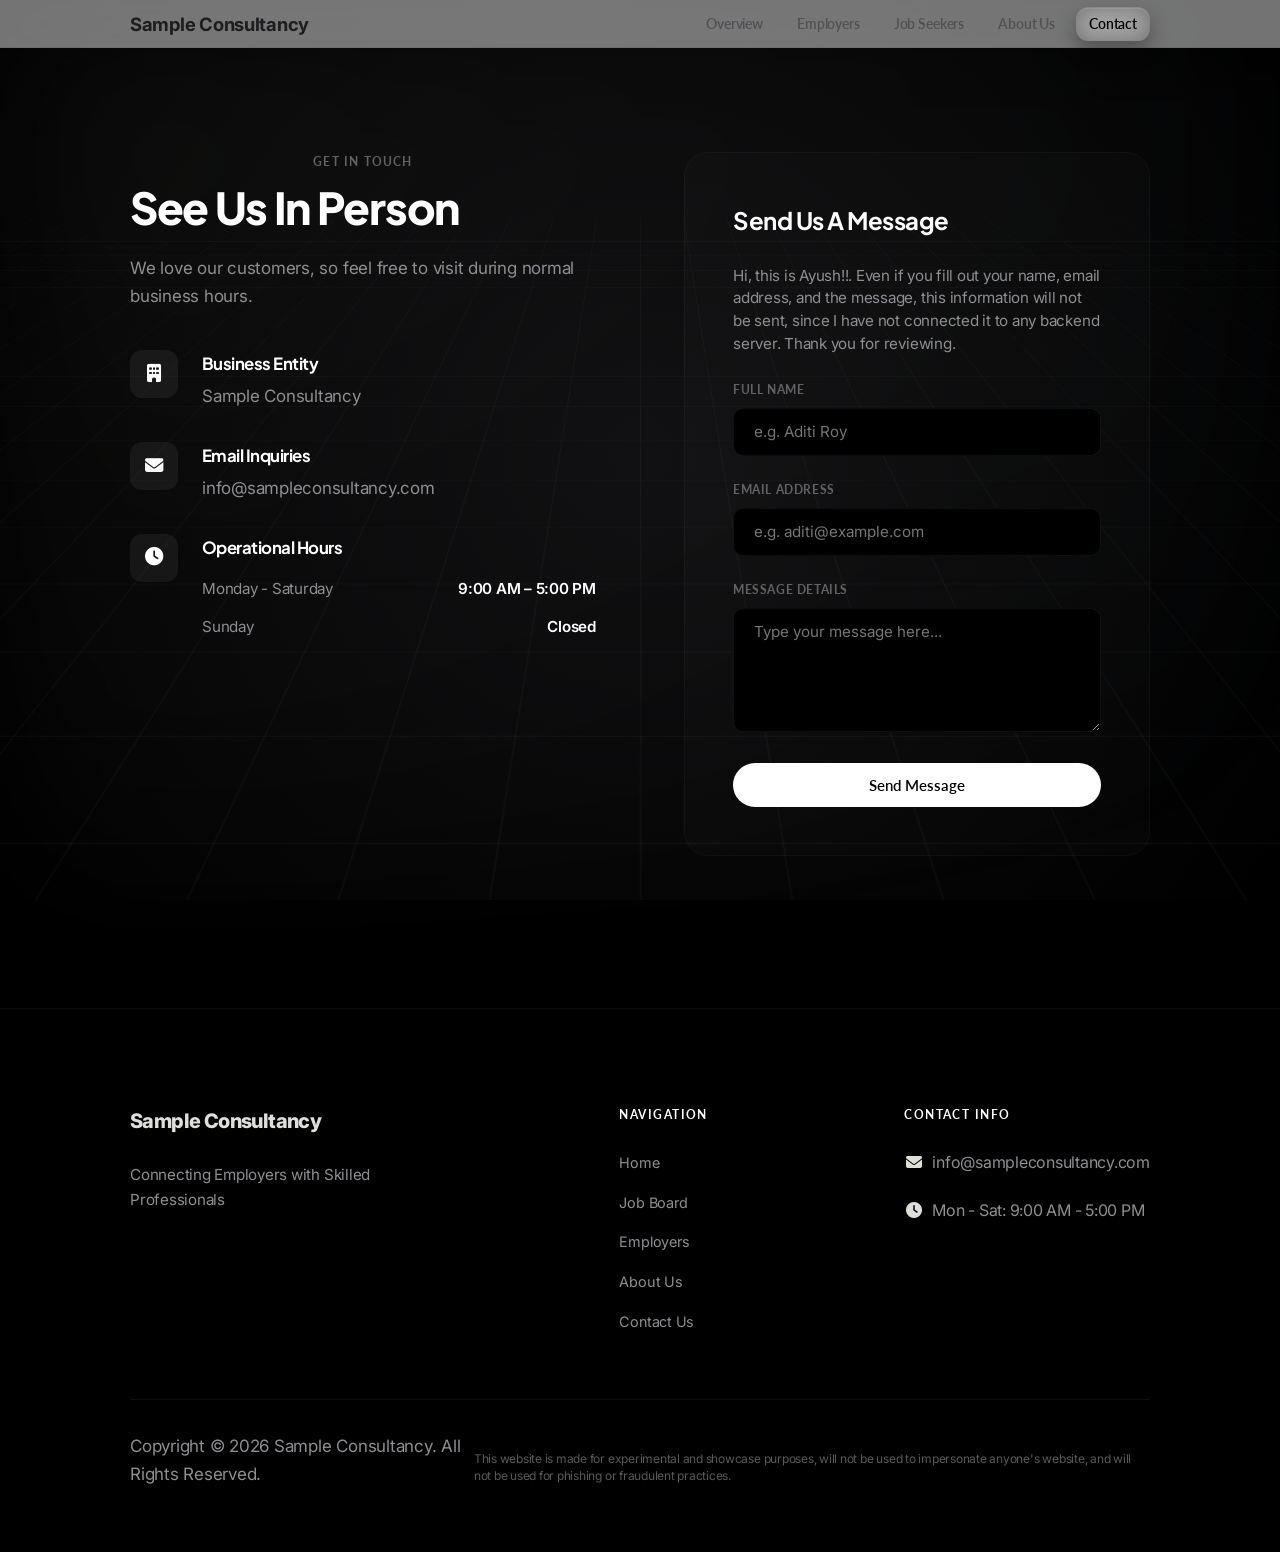
<file: contact.html>
<!DOCTYPE html>
<html lang="en">

<head>
    <meta charset="UTF-8">
    <meta name="viewport" content="width=device-width, initial-scale=1.0">
    <title>Contact Us | Sample Consultancy</title>
    <meta name="description"
        content="Get in touch with Sample Consultancy. Visit us during business hours or email online.">
    
    <link rel="stylesheet" href="style.css">
    
    <link rel="stylesheet" href="https://cdnjs.cloudflare.com/ajax/libs/font-awesome/6.4.0/css/all.min.css">
</head>

<body>

    <div class="stripe-mesh-gradient"></div>

    <div class="bg-3d-grid">
        <div class="bg-3d-element"></div>
    </div>

    <header class="apple-sub-nav">
        <div class="container nav-container">
            <a href="index.html" class="logo">Sample Consultancy</a>

            <button class="mobile-menu-btn" aria-label="Toggle Navigation">
                <i class="fas fa-bars"></i>
            </button>

            <ul class="nav-links">
                <li><a href="index.html">Overview</a></li>
                <li><a href="employers.html">Employers</a></li>
                <li><a href="jobs.html">Job Seekers</a></li>
                <li><a href="about.html">About Us</a></li>
                <li><a href="contact.html" class="active">Contact</a></li>
            </ul>
        </div>
    </header>

    <section class="contact-hero" style="min-height: 90vh;">
        <div class="container">
            <div class="contact-layout">
                
                <div class="contact-info reveal-scale">
                    <div class="section-subtitle">Get In Touch</div>
                    <h1 style="font-size: 2.75rem; margin-bottom: 1.5rem;">See Us <span>In Person</span></h1>
                    <p>We love our customers, so feel free to visit during normal business hours.</p>

                    <div class="contact-info-list">
                        
                        <div class="contact-info-item">
                            <div class="contact-icon"><i class="fas fa-building"></i></div>
                            <div class="contact-text">
                                <h4>Business Entity</h4>
                                <p>Sample Consultancy</p>
                            </div>
                        </div>

                        <div class="contact-info-item">
                            <div class="contact-icon"><i class="fas fa-envelope"></i></div>
                            <div class="contact-text">
                                <h4>Email Inquiries</h4>
                                <p>info@sampleconsultancy.com</p>
                            </div>
                        </div>

                        <div class="contact-info-item">
                            <div class="contact-icon"><i class="fas fa-clock"></i></div>
                            <div class="contact-text" style="width: 100%;">
                                <h4>Operational Hours</h4>
                                <table class="contact-hours-table">
                                    <tr>
                                        <td>Monday - Saturday</td>
                                        <td>9:00 AM – 5:00 PM</td>
                                    </tr>
                                    <tr>
                                        <td>Sunday</td>
                                        <td>Closed</td>
                                    </tr>
                                </table>
                            </div>
                        </div>
                    </div>
                </div>

                <div class="glass-card reveal-scale" style="transition-delay: 0.1s;">
                    <h3 style="margin-bottom: 1.5rem; font-size: 1.5rem;">Send Us A Message</h3>
                    <p
                        style="color: var(--text-secondary); font-size: 0.95rem; margin-bottom: 1.5rem; line-height: 1.5;">
                        Hi, this is Ayush!!. Even if you fill out your name, email address, and the message, this
                        information will not be sent, since I have not connected it to any backend server. Thank you for
                        reviewing.</p>

                    <form id="contact-inquiry-form">
                        <div class="form-group">
                            <label for="contact-name">Full Name</label>
                            <input type="text" id="contact-name" required placeholder="e.g. Aditi Roy">
                        </div>
                        <div class="form-group">
                            <label for="contact-email">Email Address</label>
                            <input type="email" id="contact-email" required placeholder="e.g. aditi@example.com">
                        </div>
                        <div class="form-group">
                            <label for="contact-message">Message Details</label>
                            <textarea id="contact-message" rows="5" required
                                placeholder="Type your message here..."></textarea>
                        </div>
                        <button type="submit" class="btn btn-primary" style="width: 100%;">Send Message</button>
                    </form>
                </div>
            </div>
        </div>
    </section>

    <footer>
        <div class="container">
            <div class="footer-grid">
                <div class="footer-info">
                    <a href="index.html" class="logo" style="margin-bottom: 1.5rem;">
                        <span class="logo-text">Sample Consultancy</span>
                    </a>
                    <p>Connecting Employers with Skilled Professionals</p>
                </div>
                <div class="footer-links">
                    <h4>Navigation</h4>
                    <ul>
                        <li><a href="index.html">Home</a></li>
                        <li><a href="jobs.html">Job Board</a></li>
                        <li><a href="employers.html">Employers</a></li>
                        <li><a href="about.html">About Us</a></li>
                        <li><a href="contact.html">Contact Us</a></li>
                    </ul>
                </div>
                <div class="footer-links">
                    <h4>Contact Info</h4>
                    <ul>
                        <li
                            style="color: var(--text-secondary); display: flex; align-items: center; gap: 8px; margin-bottom: 8px;">
                            <i class="fas fa-envelope fa-fw" style="color: var(--accent-beige);"></i>
                            info@sampleconsultancy.com</li>
                        <li style="color: var(--text-secondary); display: flex; align-items: center; gap: 8px;"><i
                                class="fas fa-clock fa-fw" style="color: var(--accent-beige);"></i> Mon - Sat: 9:00 AM -
                            5:00 PM</li>
                    </ul>
                </div>
            </div>
            <div class="footer-bottom">
                <p>Copyright &copy; <span id="copyright-year">2026</span> Sample Consultancy. All Rights Reserved.</p>
                <p
                    style="color: rgba(255, 255, 255, 0.35); font-size: 0.75rem; margin-top: 1rem; max-width: 800px; margin-left: auto; margin-right: auto; line-height: 1.4;">
                    This website is made for experimental and showcase purposes, will not be used to impersonate
                    anyone's website, and will not be used for phishing or fraudulent practices.</p>

            </div>
        </div>
    </footer>

    <script src="app.js"></script>
    <script src="contact.js"></script>
</body>

</html>
</file>
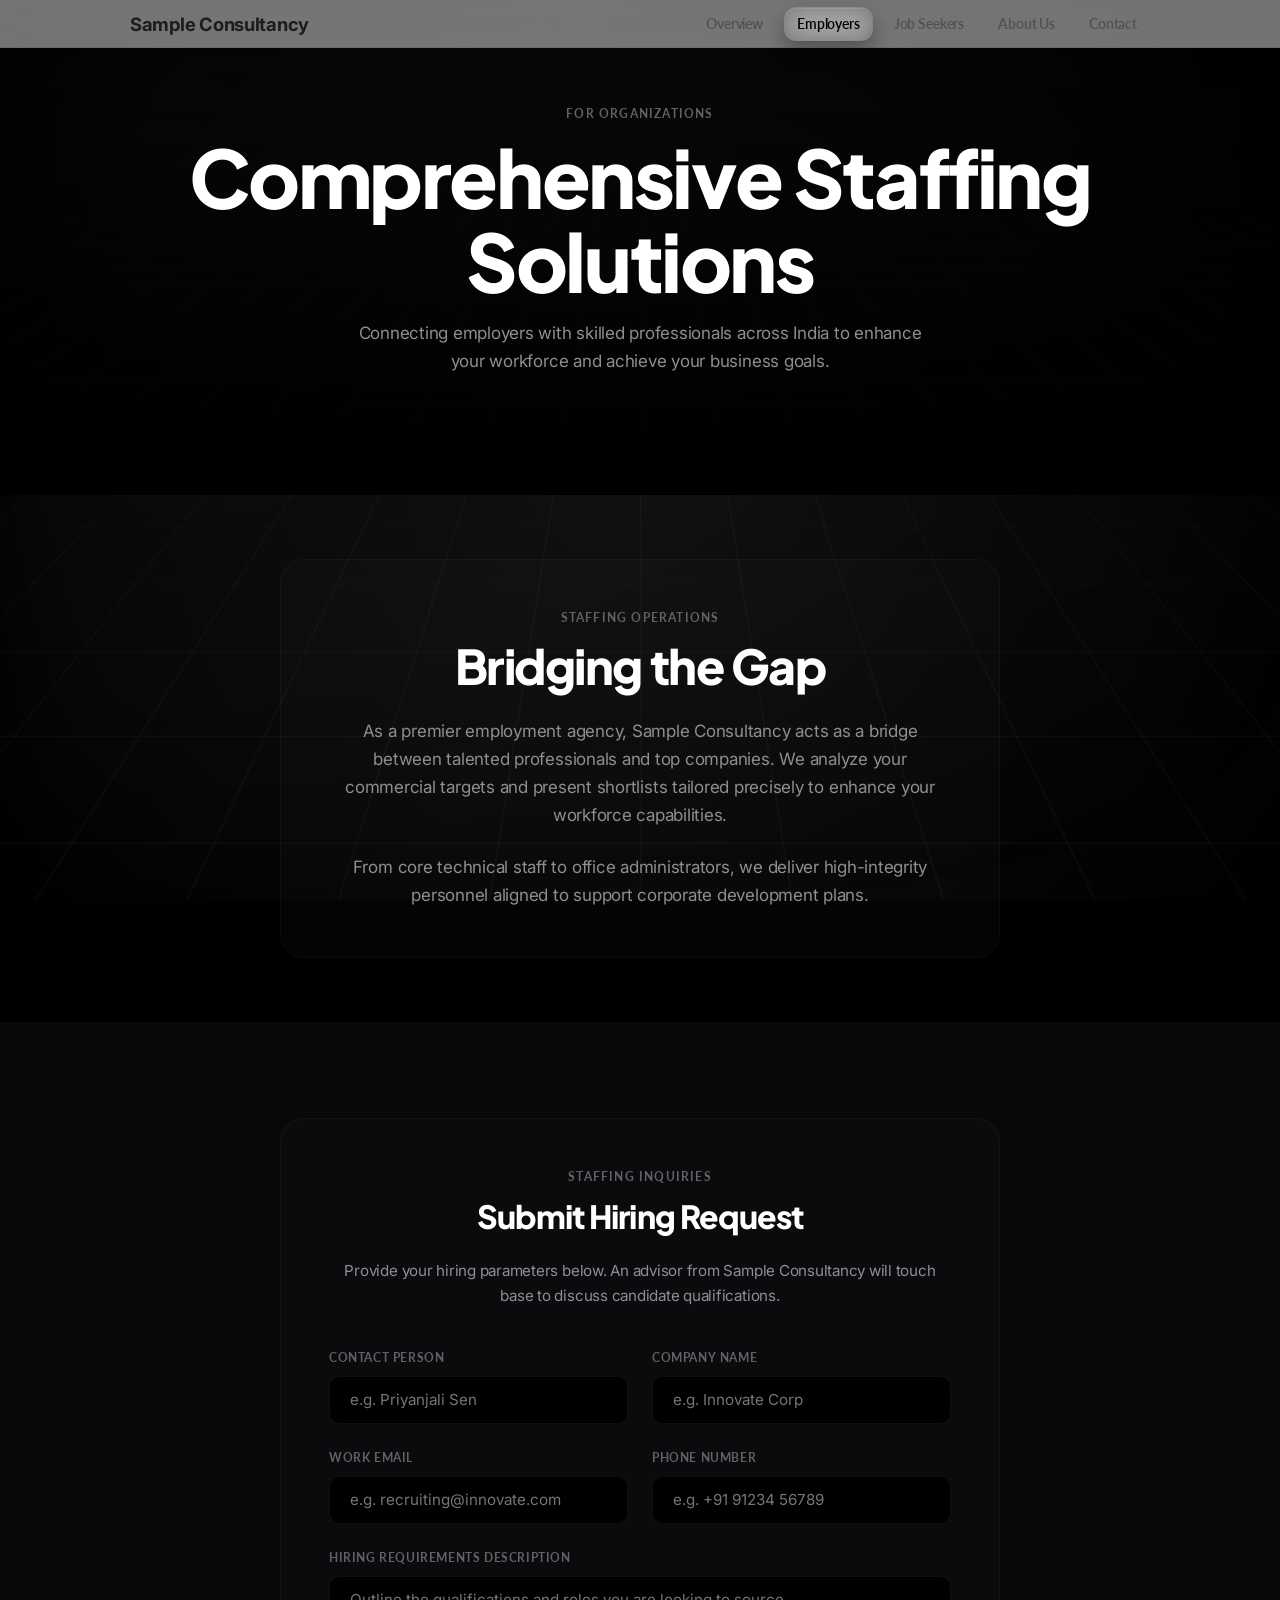
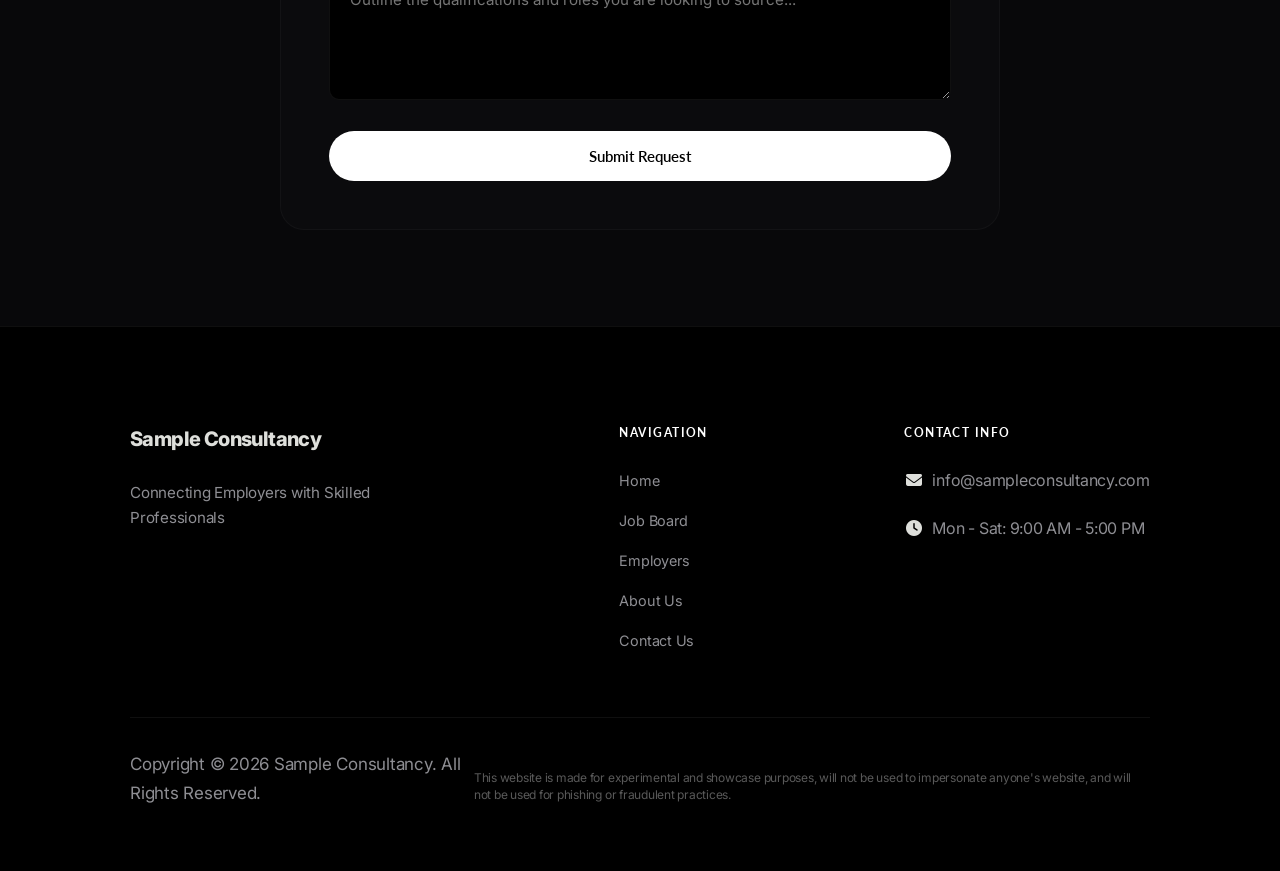
<file: employers.html>
<!DOCTYPE html>
<html lang="en">
<head>
    <meta charset="UTF-8">
    <meta name="viewport" content="width=device-width, initial-scale=1.0">
    <title>Employers Staffing Solutions | Sample Consultancy</title>
    <meta name="description" content="Comprehensive staffing solutions to enhance your workforce and achieve your business goals with Sample Consultancy.">
    
    <link rel="stylesheet" href="style.css">
    
    <link rel="stylesheet" href="https://cdnjs.cloudflare.com/ajax/libs/font-awesome/6.4.0/css/all.min.css">
</head>
<body>

    <div class="stripe-mesh-gradient"></div>

    <div class="bg-3d-grid">
        <div class="bg-3d-element"></div>
    </div>

    <header class="apple-sub-nav">
        <div class="container nav-container">
            <a href="index.html" class="logo">Sample Consultancy</a>
            
            <button class="mobile-menu-btn" aria-label="Toggle Navigation">
                <i class="fas fa-bars"></i>
            </button>
            
            <ul class="nav-links">
                <li><a href="index.html">Overview</a></li>
                <li><a href="employers.html" class="active">Employers</a></li>
                <li><a href="jobs.html">Job Seekers</a></li>
                <li><a href="about.html">About Us</a></li>
                <li><a href="contact.html">Contact</a></li>
            </ul>
        </div>
    </header>

    <section class="jobs-hero">
        <video class="hero-video-bg" preload="metadata" loop muted playsinline poster="https://img1.wsimg.com/isteam/videos/ubwAw3P1NGSn7Qly4">
            <source src="https://categories.api.godaddy.com/v4/videos/raw/video/ubwAw3P1NGSn7Qly4" type="video/mp4">
        </video>
        <div class="hero-gradient-overlay"></div>
        <div class="container" style="position: relative; z-index: 2;">
            <div class="section-subtitle">For Organizations</div>
            <h1>Comprehensive <span>Staffing Solutions</span></h1>
            <p style="margin-top: 1rem; max-width: 600px; margin-left: auto; margin-right: auto;">Connecting employers with skilled professionals across India to enhance your workforce and achieve your business goals.</p>
        </div>
    </section>

    <section style="padding-top: 4rem; padding-bottom: 4rem;">
        <div class="container" style="max-width: 800px;">
            <div class="glass-card reveal-scale" style="text-align: center;">
                <div class="section-subtitle">Staffing Operations</div>
                <h2>Bridging the Gap</h2>
                <p style="margin-top: 1.5rem; margin-bottom: 1.5rem;">As a premier employment agency, Sample Consultancy acts as a bridge between talented professionals and top companies. We analyze your commercial targets and present shortlists tailored precisely to enhance your workforce capabilities.</p>
                <p>From core technical staff to office administrators, we deliver high-integrity personnel aligned to support corporate development plans.</p>
            </div>
        </div>
    </section>

    <section style="background: var(--bg-secondary); padding: 6rem 0;">
        <div class="container" style="max-width: 800px;">
            <div class="glass-card reveal-scale">
                <div class="section-subtitle" style="text-align: center;">Staffing Inquiries</div>
                <h2 style="text-align: center; margin-bottom: 1.5rem; font-size: 2rem;">Submit Hiring Request</h2>
                <p style="text-align: center; margin-bottom: 2.5rem; font-size: 0.95rem;">Provide your hiring parameters below. An advisor from Sample Consultancy will touch base to discuss candidate qualifications.</p>
                
                <form id="talent-request-form" onsubmit="event.preventDefault(); alert('Success! Your staffing request has been received by Sample Consultancy.'); this.reset();">
                    <div style="display: grid; grid-template-columns: 1fr 1fr; gap: 1.5rem; margin-bottom: 1.5rem;" class="form-responsive-grid">
                        <div class="form-group" style="margin-bottom: 0;">
                            <label for="comp-contact-name">Contact Person</label>
                            <input type="text" id="comp-contact-name" required placeholder="e.g. Priyanjali Sen">
                        </div>
                        <div class="form-group" style="margin-bottom: 0;">
                            <label for="comp-name">Company Name</label>
                            <input type="text" id="comp-name" required placeholder="e.g. Innovate Corp">
                        </div>
                    </div>
                    
                    <div style="display: grid; grid-template-columns: 1fr 1fr; gap: 1.5rem; margin-bottom: 1.5rem;" class="form-responsive-grid">
                        <div class="form-group" style="margin-bottom: 0;">
                            <label for="comp-email">Work Email</label>
                            <input type="email" id="comp-email" required placeholder="e.g. recruiting@innovate.com">
                        </div>
                        <div class="form-group" style="margin-bottom: 0;">
                            <label for="comp-phone">Phone Number</label>
                            <input type="tel" id="comp-phone" required placeholder="e.g. +91 91234 56789">
                        </div>
                    </div>
                    
                    <div class="form-group">
                        <label for="comp-requirements">Hiring Requirements Description</label>
                        <textarea id="comp-requirements" rows="5" required placeholder="Outline the qualifications and roles you are looking to source..."></textarea>
                    </div>
                    
                    <button type="submit" class="btn btn-primary" style="width: 100%; padding: 1rem;">Submit Request</button>
                </form>
            </div>
        </div>
    </section>

    <footer>
        <div class="container">
            <div class="footer-grid">
                <div class="footer-info">
                    <a href="index.html" class="logo" style="margin-bottom: 1.5rem;">
                        <span class="logo-text">Sample Consultancy</span>
                    </a>
                    <p>Connecting Employers with Skilled Professionals</p>
                </div>
                <div class="footer-links">
                    <h4>Navigation</h4>
                    <ul>
                        <li><a href="index.html">Home</a></li>
                        <li><a href="jobs.html">Job Board</a></li>
                        <li><a href="employers.html">Employers</a></li>
                        <li><a href="about.html">About Us</a></li>
                        <li><a href="contact.html">Contact Us</a></li>
                    </ul>
                </div>
                <div class="footer-links">
                    <h4>Contact Info</h4>
                    <ul>
                        <li style="color: var(--text-secondary); display: flex; align-items: center; gap: 8px; margin-bottom: 8px;"><i class="fas fa-envelope fa-fw" style="color: var(--accent-beige);"></i> info@sampleconsultancy.com</li>
                        <li style="color: var(--text-secondary); display: flex; align-items: center; gap: 8px;"><i class="fas fa-clock fa-fw" style="color: var(--accent-beige);"></i> Mon - Sat: 9:00 AM - 5:00 PM</li>
                    </ul>
                </div>
            </div>
            <div class="footer-bottom">
                <p>Copyright &copy; <span id="copyright-year">2026</span> Sample Consultancy. All Rights Reserved.</p>
                <p style="color: rgba(255, 255, 255, 0.35); font-size: 0.75rem; margin-top: 1rem; max-width: 800px; margin-left: auto; margin-right: auto; line-height: 1.4;">This website is made for experimental and showcase purposes, will not be used to impersonate anyone's website, and will not be used for phishing or fraudulent practices.</p>
                
            </div>
        </div>
    </footer>

    <style>
        @media (max-width: 600px) {
            .form-responsive-grid {
                grid-template-columns: 1fr !important;
                gap: 1.5rem !important;
            }
        }
    </style>

    <script src="app.js"></script>
</body>
</html>
</file>
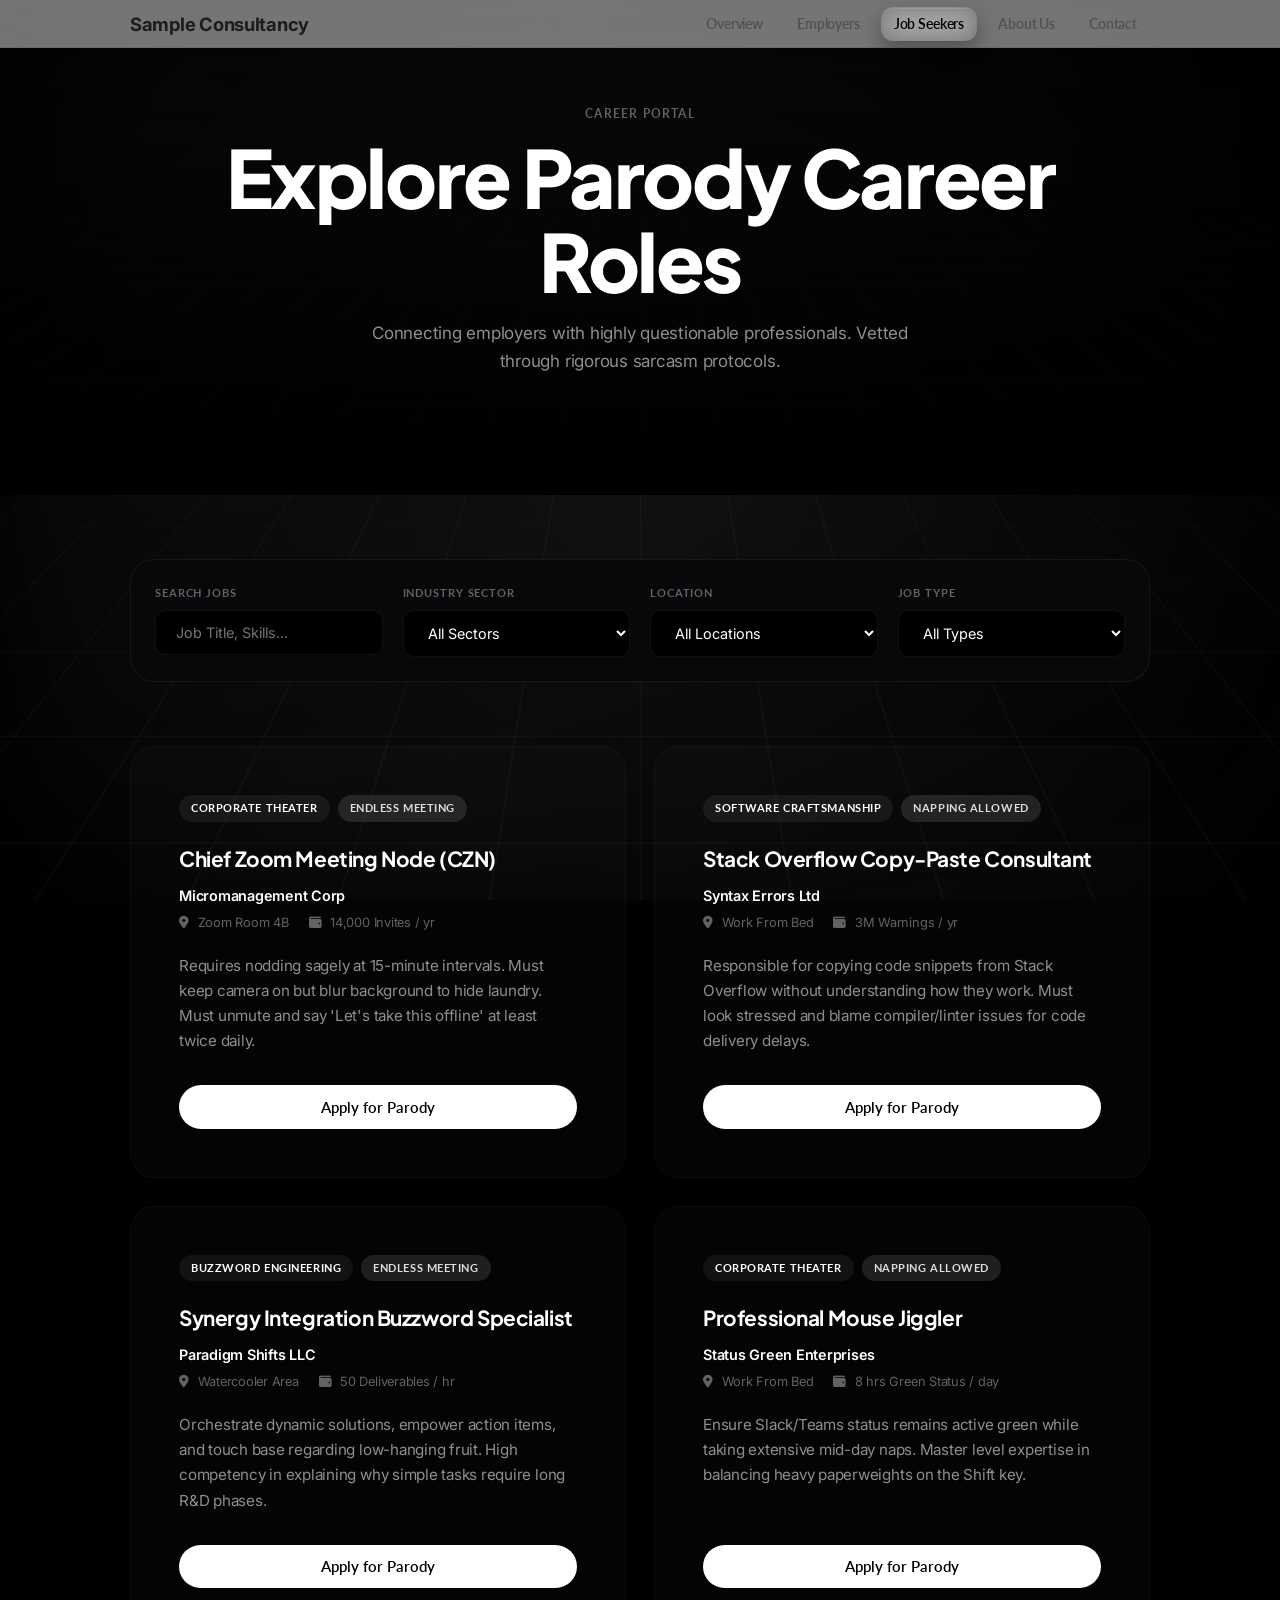
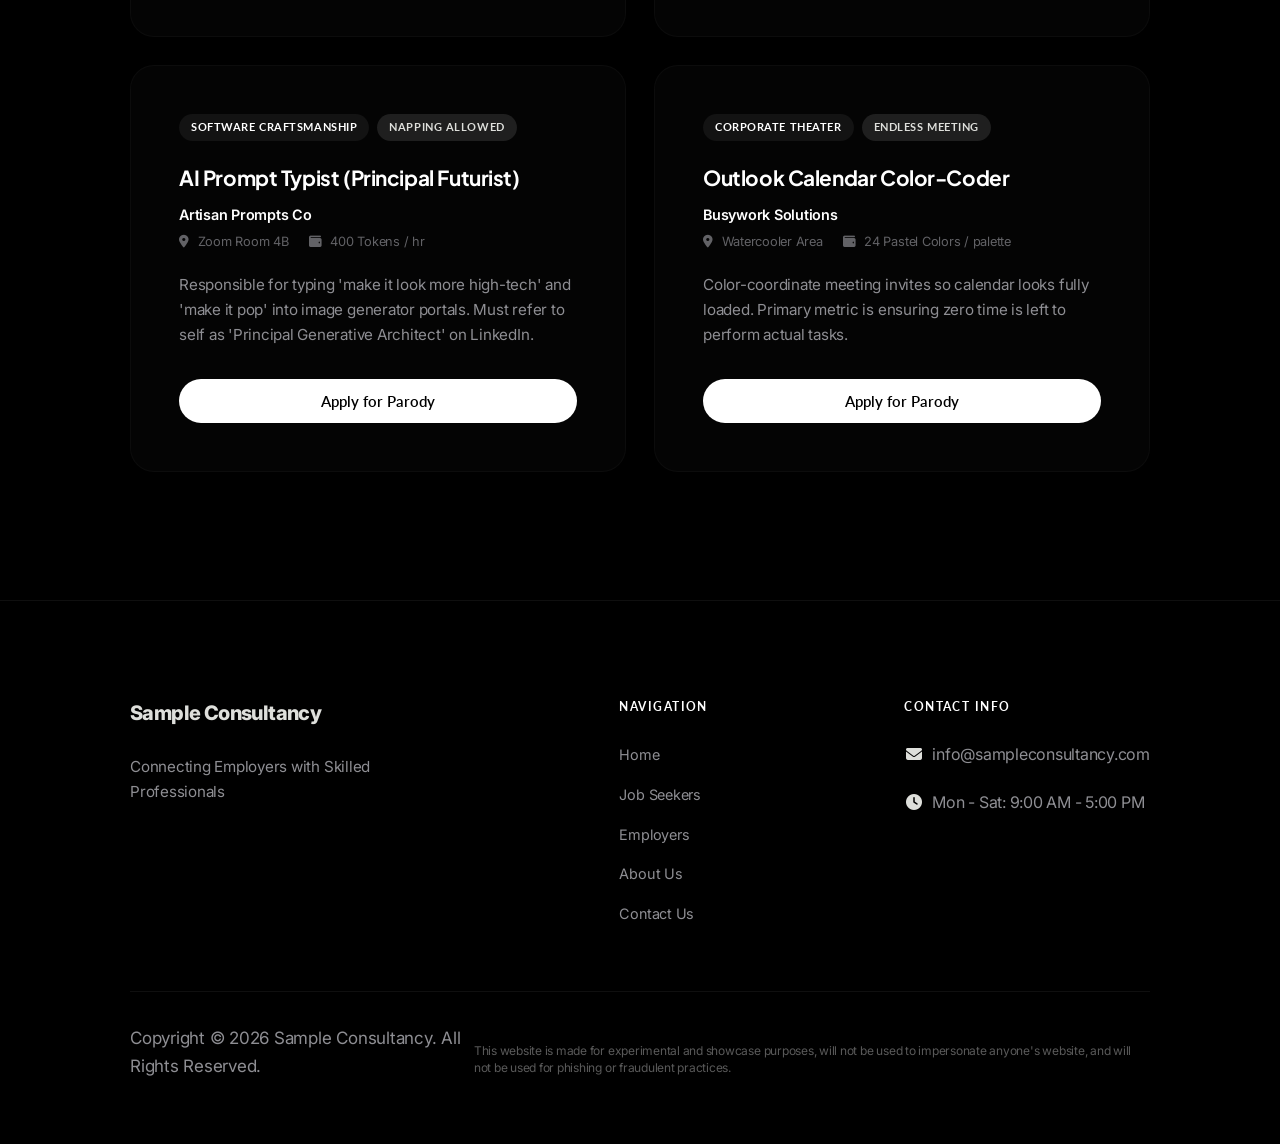
<file: jobs.html>
<!DOCTYPE html>
<html lang="en">
<head>
    <meta charset="UTF-8">
    <meta name="viewport" content="width=device-width, initial-scale=1.0">
    <title>Job Board | Sample Consultancy</title>
    <meta name="description" content="Explore career openings at Sample Consultancy. Find parody job opportunities.">
    
    <link rel="stylesheet" href="style.css">
    
    <link rel="stylesheet" href="https://cdnjs.cloudflare.com/ajax/libs/font-awesome/6.4.0/css/all.min.css">
</head>
<body>

    <div class="stripe-mesh-gradient"></div>

    <div class="bg-3d-grid">
        <div class="bg-3d-element"></div>
    </div>

    <header class="apple-sub-nav">
        <div class="container nav-container">
            <a href="index.html" class="logo">Sample Consultancy</a>
            
            <button class="mobile-menu-btn" aria-label="Toggle Navigation">
                <i class="fas fa-bars"></i>
            </button>
            
            <ul class="nav-links">
                <li><a href="index.html">Overview</a></li>
                <li><a href="employers.html">Employers</a></li>
                <li><a href="jobs.html" class="active">Job Seekers</a></li>
                <li><a href="about.html">About Us</a></li>
                <li><a href="contact.html">Contact</a></li>
            </ul>
        </div>
    </header>

    <section class="jobs-hero">
        <video class="hero-video-bg" preload="metadata" loop muted playsinline poster="https://img1.wsimg.com/isteam/videos/ubwAw3P1NGSn7Qly4">
            <source src="https://categories.api.godaddy.com/v4/videos/raw/video/ubwAw3P1NGSn7Qly4" type="video/mp4">
        </video>
        <div class="hero-gradient-overlay"></div>
        <div class="container" style="position: relative; z-index: 2;">
            <div class="section-subtitle">Career Portal</div>
            <h1>Explore <span>Parody Career Roles</span></h1>
            <p style="margin-top: 1rem; max-width: 600px; margin-left: auto; margin-right: auto;">Connecting employers with highly questionable professionals. Vetted through rigorous sarcasm protocols.</p>
        </div>
    </section>

    <section style="padding-top: 4rem; padding-bottom: 8rem;">
        <div class="container">
            
            <div class="filter-bar reveal-scale">
                <div class="filter-group">
                    <label for="search-input">Search Jobs</label>
                    <input type="text" id="search-input" placeholder="Job Title, Skills...">
                </div>
                <div class="filter-group">
                    <label for="sector-select">Industry Sector</label>
                    <select id="sector-select">
                        <option value="all">All Sectors</option>
                        <option value="corporate">Corporate Theater</option>
                        <option value="dev">Software Craftsmanship</option>
                        <option value="buzz">Buzzword Engineering</option>
                    </select>
                </div>
                <div class="filter-group">
                    <label for="location-select">Location</label>
                    <select id="location-select">
                        <option value="all">All Locations</option>
                        <option value="zoom">Zoom Room 4B</option>
                        <option value="watercooler">Watercooler Area</option>
                        <option value="bed">Work From Bed</option>
                    </select>
                </div>
                <div class="filter-group">
                    <label for="type-select">Job Type</label>
                    <select id="type-select">
                        <option value="all">All Types</option>
                        <option value="endless">Endless Meeting</option>
                        <option value="nap">Napping Allowed</option>
                    </select>
                </div>
            </div>

            <div class="jobs-grid" id="jobs-container">
                
            </div>
        </div>
    </section>

    <div class="modal-overlay" id="apply-modal">
        <div class="modal-content">
            <button class="modal-close" id="close-modal">&times;</button>
            <h3 id="modal-job-title">Apply for Job Role</h3>
            
            <form id="job-application-form">
                <input type="hidden" id="applied-job-id" name="jobId">
                <div class="form-group">
                    <label for="applicant-name">Full Name</label>
                    <input type="text" id="applicant-name" required placeholder="e.g. Rahul Sharma">
                </div>
                <div class="form-group">
                    <label for="applicant-email">Email Address</label>
                    <input type="email" id="applicant-email" required placeholder="e.g. rahul@example.com">
                </div>
                <div class="form-group">
                    <label for="applicant-phone">Phone Number</label>
                    <input type="tel" id="applicant-phone" required placeholder="e.g. +91 98765 43210">
                </div>
                
                <div class="form-group">
                    <label>Resume / CV</label>
                    <div class="drag-drop-zone" id="resume-dropzone">
                        <i class="fas fa-cloud-upload-alt"></i>
                        <p>Drag and drop your resume file here or <strong>browse files</strong></p>
                        <span>Supports PDF, DOC, DOCX up to 5MB</span>
                        <input type="file" id="resume-file-input" style="display: none;" accept=".pdf,.doc,.docx" required>
                    </div>
                    <div id="file-upload-status" style="display: none; margin-top: -10px; margin-bottom: 15px; font-size: 0.9rem; color: var(--accent-beige);">
                        <i class="fas fa-file-alt"></i> <span id="file-name-display"></span>
                    </div>
                </div>
                
                <button type="submit" class="btn btn-primary" style="width: 100%;">Submit Application</button>
            </form>
        </div>
    </div>

    <footer>
        <div class="container">
            <div class="footer-grid">
                <div class="footer-info">
                    <a href="index.html" class="logo" style="margin-bottom: 1.5rem;">
                        <span class="logo-text">Sample Consultancy</span>
                    </a>
                    <p>Connecting Employers with Skilled Professionals</p>
                </div>
                <div class="footer-links">
                    <h4>Navigation</h4>
                    <ul>
                        <li><a href="index.html">Home</a></li>
                        <li><a href="jobs.html">Job Seekers</a></li>
                        <li><a href="employers.html">Employers</a></li>
                        <li><a href="about.html">About Us</a></li>
                        <li><a href="contact.html">Contact Us</a></li>
                    </ul>
                </div>
                <div class="footer-links">
                    <h4>Contact Info</h4>
                    <ul>
                        <li style="color: var(--text-secondary); display: flex; align-items: center; gap: 8px; margin-bottom: 8px;"><i class="fas fa-envelope fa-fw" style="color: var(--accent-beige);"></i> info@sampleconsultancy.com</li>
                        <li style="color: var(--text-secondary); display: flex; align-items: center; gap: 8px;"><i class="fas fa-clock fa-fw" style="color: var(--accent-beige);"></i> Mon - Sat: 9:00 AM - 5:00 PM</li>
                    </ul>
                </div>
            </div>
            <div class="footer-bottom">
                <p>Copyright &copy; <span id="copyright-year">2026</span> Sample Consultancy. All Rights Reserved.</p>
                <p style="color: rgba(255, 255, 255, 0.35); font-size: 0.75rem; margin-top: 1rem; max-width: 800px; margin-left: auto; margin-right: auto; line-height: 1.4;">This website is made for experimental and showcase purposes, will not be used to impersonate anyone's website, and will not be used for phishing or fraudulent practices.</p>
                
            </div>
        </div>
    </footer>

    <script src="app.js"></script>
    <script src="jobs.js"></script>
</body>
</html>
</file>
<file: style.css>
@import url('https://fonts.googleapis.com/css2?family=Plus+Jakarta+Sans:wght@300;400;500;600;700;800&family=Inter:wght@300;400;500;600;700;800&family=Lato:wght@300;400;700;900&display=swap');

:root {
    
    --bg-primary: #000000;
    --bg-secondary: #08080a;
    --card-bg: #0d0d0f;
    --border-color: rgba(222, 223, 219, 0.07);
    --border-hover: rgba(222, 223, 219, 0.35);
    
    --text-primary: #ffffff;
    --text-secondary: #8e8e93; 
    --text-muted: #626266;
    
    --accent-beige: #dedfdb; 
    --accent-gradient: linear-gradient(135deg, #ffffff 0%, #dedfdb 100%);
    --bg-gradient: radial-gradient(circle at 50% 50%, #0d0d0f 0%, #000000 100%);
    
    --apple-shadow: 0 20px 45px rgba(0, 0, 0, 0.7);
    --transition-smooth: all 0.5s cubic-bezier(0.16, 1, 0.3, 1);
    --apple-glass-transition: background 320ms cubic-bezier(0.25, 1, 0.5, 1), border-color 320ms cubic-bezier(0.25, 1, 0.5, 1), backdrop-filter 320ms cubic-bezier(0.25, 1, 0.5, 1), -webkit-backdrop-filter 320ms cubic-bezier(0.25, 1, 0.5, 1), box-shadow 320ms cubic-bezier(0.25, 1, 0.5, 1), transform 320ms cubic-bezier(0.25, 1, 0.5, 1);
    --border-radius: 24px; 
    --max-width: 1100px;
}

* {
    margin: 0;
    padding: 0;
    box-sizing: border-box;
    scroll-behavior: smooth;
}

body {
    background-color: var(--bg-primary);
    background-image: var(--bg-gradient);
    background-attachment: fixed;
    color: var(--text-primary);
    font-family: 'Inter', sans-serif;
    line-height: 1.65;
    letter-spacing: -0.015em;
    overflow-x: hidden;
    -webkit-font-smoothing: antialiased;
}

.stripe-mesh-gradient {
    position: fixed;
    inset: 0;
    z-index: -4;
    background: radial-gradient(at 0% 0%, rgba(222, 223, 219, 0.06) 0, transparent 50%),
                radial-gradient(at 100% 100%, rgba(6, 182, 212, 0.03) 0, transparent 50%),
                radial-gradient(at 80% 20%, rgba(16, 185, 129, 0.02) 0, transparent 40%);
    background-size: 200% 200%;
    filter: blur(80px);
    opacity: 0.85;
    animation: meshFlow 20s ease infinite alternate;
    pointer-events: none;
}

@keyframes meshFlow {
    0% { background-position: 0% 50%; }
    50% { background-position: 100% 50%; }
    100% { background-position: 0% 50%; }
}

.bg-3d-grid {
    position: fixed;
    top: 0;
    left: 0;
    width: 100vw;
    height: 100vh;
    z-index: -3;
    perspective: 1000px;
    perspective-origin: 50% 30%;
    overflow: hidden;
    pointer-events: none;
}

.bg-3d-element {
    position: absolute;
    top: -50%;
    left: -50%;
    width: 200%;
    height: 200%;
    background-image: 
        linear-gradient(rgba(222, 223, 219, 0.035) 1px, transparent 1px),
        linear-gradient(90deg, rgba(222, 223, 219, 0.035) 1px, transparent 1px);
    background-size: 80px 80px;
    transform-origin: 50% 50%;
    transform: rotateX(72deg) 
               rotateZ(calc(var(--scroll-percent, 0) * 12deg)) 
               translateZ(calc(var(--scroll-percent, 0) * -100px)) 
               translateY(calc(var(--scroll-percent, 0) * -60px));
    transition: transform 0.25s cubic-bezier(0.16, 1, 0.3, 1);
}

.container {
    max-width: var(--max-width);
    margin: 0 auto;
    padding: 0 2.5rem;
    width: 100%;
}

h1, h2, h3, h4, h5, h6 {
    font-family: 'Plus Jakarta Sans', sans-serif;
    font-weight: 700;
    letter-spacing: -0.03em;
    color: #ffffff;
}

h1 {
    font-size: clamp(3rem, 7vw, 5rem);
    line-height: 1.05;
    font-weight: 800;
}

h2 {
    font-size: clamp(2.25rem, 4.2vw, 3rem);
    line-height: 1.1;
    font-weight: 800;
    margin-bottom: 1.5rem;
    text-align: center;
}

h3 {
    font-weight: 700;
    letter-spacing: -0.02em;
}

p {
    color: var(--text-secondary);
    font-size: 1.0625rem;
}

header {
    position: fixed;
    top: 0;
    left: 0;
    width: 100%;
    z-index: 1000;
    background: rgba(0, 0, 0, 0.7);
    backdrop-filter: saturate(190%) blur(20px);
    -webkit-backdrop-filter: saturate(190%) blur(20px);
    border-bottom: 1px solid rgba(255, 255, 255, 0.06);
    transition: var(--transition-smooth);
}

.nav-container {
    display: flex;
    justify-content: space-between;
    align-items: center;
    height: 64px;
    transition: var(--transition-smooth);
}

.logo {
    display: flex;
    align-items: center;
    gap: 0.5rem;
    text-decoration: none;
}

.logo-text {
    font-size: 1.25rem;
    font-weight: 800;
    color: var(--accent-beige);
    letter-spacing: -0.03em;
}

.nav-links {
    display: flex;
    list-style: none;
    gap: 0.5rem; 
    align-items: center;
    font-family: 'Lato', sans-serif;
}

.nav-links a {
    text-decoration: none;
    color: #a1a1a6;
    font-weight: 500;
    font-size: 0.8125rem;
    transition: var(--apple-glass-transition);
    letter-spacing: -0.01em;
    padding: 0.45rem 1rem;
    border-radius: 20px;
    border: 1px solid transparent;
    display: inline-block;
    background: rgba(255, 255, 255, 0.01);
}

.nav-links a:hover,
.nav-links a.active {
    color: #ffffff;
    background: rgba(255, 255, 255, 0.05);
    border-color: rgba(255, 255, 255, 0.15);
    backdrop-filter: blur(12px) saturate(180%);
    -webkit-backdrop-filter: blur(12px) saturate(180%);
    box-shadow: 0 10px 20px rgba(0, 0, 0, 0.3), inset 0 1px 0 rgba(255, 255, 255, 0.1);
}

.nav-cta {
    padding: 0.45rem 1rem;
    border-radius: 20px;
    background: var(--accent-beige);
    color: #000000 !important;
    font-weight: 700 !important;
    border: 1px solid transparent;
    display: inline-block;
}

.nav-cta:hover {
    background: #ffffff !important;
    color: #000000 !important;
    box-shadow: 0 4px 15px rgba(222, 223, 219, 0.2);
}

.mobile-menu-btn {
    display: none;
    background: none;
    border: none;
    color: var(--text-primary);
    font-size: 1.25rem;
    cursor: pointer;
}

section {
    padding: 9.5rem 0;
    position: relative;
}

.section-subtitle {
    text-align: center;
    color: var(--text-muted);
    font-weight: 700;
    text-transform: uppercase;
    letter-spacing: 0.1em;
    font-size: 0.75rem;
    font-family: 'Lato', sans-serif;
    margin-bottom: 0.75rem;
}

.hero-section,
.jobs-hero {
    min-height: 100vh;
    display: flex;
    align-items: center;
    padding-top: 64px;
    position: relative;
    overflow: hidden;
}

.jobs-hero {
    min-height: 55vh;
    text-align: center;
    justify-content: center;
    padding-bottom: 5rem;
}

.hero-video-bg {
    position: absolute;
    top: 0;
    left: 0;
    width: 100%;
    height: 100%;
    object-fit: cover;
    z-index: -2;
    opacity: 0.18;
}

.hero-gradient-overlay {
    position: absolute;
    top: 0;
    left: 0;
    width: 100%;
    height: 100%;
    background: linear-gradient(180deg, rgba(0,0,0,0.3) 0%, rgba(0,0,0,0.95) 90%);
    z-index: -1;
}

.hero-content {
    max-width: 820px;
    margin: 0 auto;
    text-align: center;
}

.hero-tagline {
    font-size: 0.9rem;
    color: var(--accent-beige);
    font-weight: 700;
    text-transform: uppercase;
    letter-spacing: 0.15em;
    margin-bottom: 1.5rem;
    font-family: 'Lato', sans-serif;
}

.hero-title span {
    color: var(--accent-beige);
}

.hero-desc {
    font-size: 1.35rem;
    margin-top: 1.75rem;
    margin-bottom: 3rem;
    color: var(--text-secondary);
    font-weight: 300;
    line-height: 1.5;
}

.hero-btns {
    display: flex;
    gap: 1.25rem;
    justify-content: center;
}

.btn {
    display: inline-flex;
    align-items: center;
    justify-content: center;
    padding: 0.8rem 2rem;
    border-radius: 30px;
    font-size: 0.95rem;
    font-weight: 600;
    text-decoration: none;
    cursor: pointer;
    font-family: 'Lato', sans-serif;
    transition: var(--transition-smooth);
}

.btn:active {
    transform: scale(0.97) !important;
}

.btn-primary {
    background: #ffffff;
    color: #000000;
    border: none;
}

.btn-primary:hover {
    background: var(--accent-beige);
    transform: translateY(-2px);
    box-shadow: 0 10px 25px rgba(255, 255, 255, 0.1);
}

.btn-secondary {
    background: transparent;
    color: #ffffff;
    border: 1px solid rgba(255, 255, 255, 0.2);
}

.btn-secondary:hover {
    border-color: #ffffff;
    background: rgba(255, 255, 255, 0.08);
    transform: translateY(-2px);
}

.glass-card {
    background: rgba(255, 255, 255, 0.015);
    border: 1px solid rgba(255, 255, 255, 0.03);
    border-radius: var(--border-radius);
    padding: 3rem;
    transition: var(--apple-glass-transition);
}

.glass-card:hover {
    background: rgba(255, 255, 255, 0.05);
    border-color: rgba(255, 255, 255, 0.15);
    backdrop-filter: blur(12px) saturate(180%);
    -webkit-backdrop-filter: blur(12px) saturate(180%);
    box-shadow: 0 20px 40px -10px rgba(0, 0, 0, 0.5), inset 0 1px 0 rgba(255, 255, 255, 0.1);
    transform: translateY(-4px);
}

.metrics-section {
    padding: 6rem 0;
    background: #000000;
    border-top: 1px solid rgba(255, 255, 255, 0.06);
    border-bottom: 1px solid rgba(255, 255, 255, 0.06);
}

.metrics-grid {
    display: grid;
    grid-template-columns: repeat(auto-fit, minmax(200px, 1fr));
    gap: 3rem;
    text-align: center;
}

.metric-card h3 {
    font-size: 4rem;
    color: #ffffff;
    margin-bottom: 0.25rem;
    font-weight: 800;
    letter-spacing: -0.04em;
}

.metric-card p {
    font-weight: 700;
    text-transform: uppercase;
    font-size: 0.75rem;
    letter-spacing: 0.12em;
    color: var(--text-muted);
    font-family: 'Lato', sans-serif;
}

.about-grid {
    display: grid;
    grid-template-columns: 1.1fr 0.9fr;
    gap: 5.5rem;
    align-items: center;
}

.about-info {
    text-align: left;
}

.about-info h2 {
    text-align: left;
}

.about-visual {
    position: relative;
    border-radius: var(--border-radius);
    overflow: hidden;
    box-shadow: var(--apple-shadow);
}

.about-visual img {
    width: 100%;
    display: block;
    border-radius: var(--border-radius);
    transition: var(--transition-smooth);
}

.about-visual::before {
    content: '';
    position: absolute;
    inset: 0;
    border-radius: var(--border-radius);
    border: 1px solid rgba(255, 255, 255, 0.06);
    z-index: 2;
    pointer-events: none;
}

.about-visual:hover img {
    transform: scale(1.01);
}

.bento-grid {
    display: grid;
    grid-template-columns: repeat(3, 1fr);
    grid-auto-rows: 270px; 
    gap: 1.75rem; 
    margin-top: 4rem;
}

.bento-card {
    position: relative;
    background: rgba(255, 255, 255, 0.015);
    border: 1px solid rgba(255, 255, 255, 0.03);
    border-radius: var(--border-radius);
    padding: 2.5rem;
    overflow: hidden;
    transition: var(--apple-glass-transition);
    display: flex;
    flex-direction: column;
    justify-content: space-between;
    will-change: transform, border-color;
}

.bento-card:hover {
    background: rgba(255, 255, 255, 0.05);
    border-color: rgba(255, 255, 255, 0.15);
    backdrop-filter: blur(12px) saturate(180%);
    -webkit-backdrop-filter: blur(12px) saturate(180%);
    box-shadow: 0 20px 40px -10px rgba(0, 0, 0, 0.5), inset 0 1px 0 rgba(255, 255, 255, 0.1);
    transform: translateY(-5px) scale(1.01);
}

.bento-card.wide {
    grid-column: span 2;
}

.bento-card.tall {
    grid-row: span 2;
}

.bento-overlay {
    background: rgba(0, 0, 0, 0.25);
    backdrop-filter: blur(0px) saturate(100%);
    -webkit-backdrop-filter: blur(0px) saturate(100%);
    padding: 1.5rem;
    border-radius: 16px;
    border: 1px solid rgba(255, 255, 255, 0.03);
    width: 100%;
    transition: var(--apple-glass-transition);
}

.bento-card:hover .bento-overlay {
    background: rgba(255, 255, 255, 0.05);
    border-color: rgba(255, 255, 255, 0.15);
    backdrop-filter: blur(12px) saturate(180%);
    -webkit-backdrop-filter: blur(12px) saturate(180%);
    box-shadow: inset 0 1px 0 rgba(255, 255, 255, 0.1);
}

.bento-icon {
    width: 48px;
    height: 48px;
    background: rgba(255, 255, 255, 0.05);
    border-radius: 14px;
    display: flex;
    align-items: center;
    justify-content: center;
    color: var(--accent-beige);
    font-size: 1.25rem;
    transition: var(--transition-smooth);
}

.bento-card:hover .bento-icon {
    background: #ffffff;
    color: #000000;
}

.bento-details h3 {
    margin-bottom: 0.5rem;
    font-size: 1.4rem;
    font-weight: 700;
}

.bento-details p {
    font-size: 0.95rem;
    color: var(--text-secondary);
}

.subscribe-section {
    padding: 9.5rem 0;
}

.subscribe-card {
    background: #08080a;
    border: 1px solid var(--border-color);
    text-align: center;
    max-width: 800px;
    margin: 0 auto;
    padding: 4.5rem;
}

.subscribe-card p {
    margin-bottom: 2rem;
}

.subscribe-form {
    display: flex;
    max-width: 500px;
    margin: 0 auto;
    gap: 0.75rem;
}

.subscribe-form input {
    flex: 1;
    background: #000000;
    border: 1px solid var(--border-color);
    padding: 0.85rem 1.5rem;
    border-radius: 30px;
    color: #ffffff;
    outline: none;
    font-size: 0.95rem;
    font-family: 'Inter', sans-serif;
    transition: var(--transition-smooth);
}

.subscribe-form input:focus {
    border-color: var(--border-hover);
}

.subscribe-form button {
    border-radius: 30px;
}

footer {
    background-color: #000000;
    border-top: 1px solid rgba(255, 255, 255, 0.06);
    padding: 6rem 0 4rem 0;
}

.footer-grid {
    display: grid;
    grid-template-columns: 2fr 1fr 1fr;
    gap: 5rem;
    margin-bottom: 4rem;
}

.footer-info p {
    margin-top: 1.25rem;
    max-width: 320px;
    font-size: 0.95rem;
}

.footer-links h4 {
    margin-bottom: 1.5rem;
    font-size: 0.75rem;
    text-transform: uppercase;
    letter-spacing: 0.12em;
    color: #ffffff;
    font-family: 'Lato', sans-serif;
}

.footer-links ul {
    list-style: none;
    display: flex;
    flex-direction: column;
    gap: 0.85rem;
}

.footer-links ul a {
    text-decoration: none;
    color: var(--text-secondary);
    font-size: 0.9rem;
    transition: var(--transition-smooth);
}

.footer-links ul a:hover {
    color: #ffffff;
}

.footer-bottom {
    display: flex;
    justify-content: space-between;
    align-items: center;
    border-top: 1px solid rgba(255, 255, 255, 0.06);
    padding-top: 2rem;
    color: var(--text-muted);
    font-size: 0.85rem;
}

.reveal-scale {
    opacity: 0;
    transform: scale(0.96) translateY(24px);
    transition: opacity 1s cubic-bezier(0.16, 1, 0.3, 1), transform 1s cubic-bezier(0.16, 1, 0.3, 1);
}

.reveal-scale.active {
    opacity: 1;
    transform: scale(1) translateY(0);
}

.filter-bar {
    display: flex;
    gap: 1.25rem;
    margin-bottom: 4rem;
    flex-wrap: wrap;
    background: #08080a;
    border: 1px solid var(--border-color);
    padding: 1.5rem;
    border-radius: var(--border-radius);
}

.filter-group {
    display: flex;
    flex-direction: column;
    flex: 1;
    min-width: 180px;
}

.filter-group label {
    font-size: 0.7rem;
    font-weight: 700;
    text-transform: uppercase;
    letter-spacing: 0.08em;
    margin-bottom: 0.5rem;
    color: var(--text-muted);
    font-family: 'Lato', sans-serif;
}

.filter-group input,
.filter-group select {
    background: #000000;
    border: 1px solid var(--border-color);
    color: #ffffff;
    padding: 0.8rem 1.25rem;
    border-radius: 10px;
    outline: none;
    font-size: 0.9rem;
    font-family: 'Inter', sans-serif;
    transition: var(--transition-smooth);
}

.filter-group select option {
    background: #000000;
    color: #ffffff;
}

.filter-group input:focus,
.filter-group select:focus {
    border-color: var(--border-hover);
}

.jobs-grid {
    display: grid;
    grid-template-columns: repeat(auto-fill, minmax(330px, 1fr));
    gap: 1.75rem;
}

.job-card {
    display: flex;
    flex-direction: column;
    height: 100%;
}

.job-tags {
    display: flex;
    gap: 0.5rem;
    flex-wrap: wrap;
    margin-bottom: 1.25rem;
}

.job-tag {
    font-size: 0.7rem;
    padding: 0.25rem 0.75rem;
    border-radius: 20px;
    font-weight: 700;
    text-transform: uppercase;
    font-family: 'Lato', sans-serif;
    letter-spacing: 0.05em;
}

.tag-sector {
    background: rgba(255, 255, 255, 0.06);
    color: #ffffff;
}

.tag-type {
    background: rgba(222, 223, 219, 0.12);
    color: var(--accent-beige);
}

.job-card h3 {
    font-size: 1.3rem;
    margin-bottom: 0.5rem;
    font-weight: 700;
}

.job-company {
    font-weight: 600;
    color: #ffffff;
    font-size: 0.9rem;
    margin-bottom: 0.25rem;
}

.job-meta {
    display: flex;
    gap: 1.25rem;
    color: var(--text-muted);
    font-size: 0.8rem;
    margin-bottom: 1.25rem;
}

.job-desc {
    margin-bottom: 2rem;
    flex-grow: 1;
    font-size: 0.95rem;
    color: var(--text-secondary);
}

.job-apply-btn {
    width: 100%;
    margin-top: auto;
}

.modal-overlay {
    position: fixed;
    inset: 0;
    background: rgba(0, 0, 0, 0.85);
    backdrop-filter: blur(15px);
    -webkit-backdrop-filter: blur(15px);
    z-index: 2000;
    display: flex;
    align-items: center;
    justify-content: center;
    opacity: 0;
    pointer-events: none;
    transition: var(--transition-smooth);
}

.modal-overlay.active {
    opacity: 1;
    pointer-events: auto;
}

.modal-content {
    background: #0a0a0c;
    border: 1px solid var(--border-color);
    border-radius: var(--border-radius);
    padding: 3.5rem;
    width: 90%;
    max-width: 520px;
    box-shadow: var(--apple-shadow);
    transform: scale(0.96);
    transition: var(--transition-smooth);
    position: relative;
}

.modal-overlay.active .modal-content {
    transform: scale(1);
}

.modal-close {
    position: absolute;
    top: 1.5rem;
    right: 1.5rem;
    background: none;
    border: none;
    color: var(--text-muted);
    font-size: 1.5rem;
    cursor: pointer;
    transition: var(--transition-smooth);
}

.modal-close:hover {
    color: #ffffff;
}

.modal-content h3 {
    margin-bottom: 1.5rem;
    font-size: 1.5rem;
    font-weight: 700;
}

.form-group {
    margin-bottom: 1.5rem;
}

.form-group label {
    display: block;
    font-size: 0.75rem;
    font-weight: 700;
    color: var(--text-muted);
    margin-bottom: 0.5rem;
    text-transform: uppercase;
    letter-spacing: 0.05em;
    font-family: 'Lato', sans-serif;
}

.form-group input,
.form-group textarea {
    width: 100%;
    background: #000000;
    border: 1px solid var(--border-color);
    color: #ffffff;
    padding: 0.85rem 1.25rem;
    border-radius: 10px;
    outline: none;
    font-size: 0.95rem;
    font-family: 'Inter', sans-serif;
    transition: var(--transition-smooth);
}

.form-group input:focus,
.form-group textarea:focus {
    border-color: var(--border-hover);
}

.drag-drop-zone {
    border: 1px dashed var(--border-color);
    border-radius: var(--border-radius);
    padding: 2.25rem;
    text-align: center;
    background: #000000;
    cursor: pointer;
    transition: var(--transition-smooth);
    margin-bottom: 1.25rem;
}

.drag-drop-zone.dragover {
    border-color: var(--accent-beige);
    background: rgba(222, 223, 219, 0.05);
}

.drag-drop-zone svg {
    font-size: 1.5rem;
    color: var(--text-muted);
    margin-bottom: 0.5rem;
}

.drag-drop-zone p {
    font-size: 0.85rem;
}

.drag-drop-zone span {
    display: block;
    margin-top: 0.25rem;
    font-size: 0.7rem;
    color: var(--text-muted);
}

.values-grid {
    display: grid;
    grid-template-columns: repeat(auto-fit, minmax(240px, 1fr));
    gap: 2rem;
    margin-top: 3.5rem;
}

.value-card {
    text-align: center;
}

.value-card h3 {
    margin-bottom: 0.6rem;
    font-size: 1.3rem;
}

.value-icon {
    width: 52px;
    height: 52px;
    background: rgba(255, 255, 255, 0.05);
    color: #ffffff;
    border-radius: 50%;
    display: flex;
    align-items: center;
    justify-content: center;
    margin: 0 auto 1.5rem auto;
    font-size: 1.35rem;
}

.contact-layout {
    display: grid;
    grid-template-columns: 1fr 1fr;
    gap: 5.5rem;
}

.contact-info-list {
    margin-top: 2.5rem;
    display: flex;
    flex-direction: column;
    gap: 2rem;
}

.contact-info-item {
    display: flex;
    gap: 1.5rem;
    align-items: flex-start;
}

.contact-icon {
    width: 48px;
    height: 48px;
    border-radius: 12px;
    background: rgba(255, 255, 255, 0.06);
    color: #ffffff;
    display: flex;
    align-items: center;
    justify-content: center;
    font-size: 1.15rem;
    flex-shrink: 0;
}

.contact-text h4 {
    font-size: 1.05rem;
    margin-bottom: 0.25rem;
}

.contact-hours-table {
    width: 100%;
    border-collapse: collapse;
    margin-top: 0.5rem;
}

.contact-hours-table td {
    padding: 0.4rem 0;
    color: var(--text-secondary);
    font-size: 0.95rem;
}

.contact-hours-table td:last-child {
    text-align: right;
    font-weight: 600;
    color: #ffffff;
}

@media (max-width: 1024px) {
    .about-grid, .contact-layout {
        grid-template-columns: 1fr;
        gap: 4rem;
    }
    
    .bento-grid {
        grid-template-columns: repeat(2, 1fr);
        grid-auto-rows: 230px;
    }
}

@media (max-width: 768px) {
    .nav-links {
        display: none;
    }
    
    .mobile-menu-btn {
        display: block;
    }
    
    .hero-btns {
        flex-direction: column;
    }
    
    .bento-grid {
        grid-template-columns: 1fr;
        grid-auto-rows: auto;
    }
    
    .bento-card.wide {
        grid-column: span 1;
    }
    
    .footer-grid {
        grid-template-columns: 1fr;
        gap: 2.5rem;
    }
    
    .subscribe-form {
        flex-direction: column;
        border-radius: 0;
    }
    
    .subscribe-form input {
        border-radius: 30px;
    }
    
    .footer-bottom {
        flex-direction: column;
        gap: 1rem;
        text-align: center;
    }
}

.scrub-track-container {
    position: relative;
    width: 100%;
    height: 380vh;
    background: #000000;
}

.sticky-scrub-wrapper {
    position: sticky;
    top: 0;
    width: 100%;
    height: 100vh;
    overflow: hidden;
    display: flex;
    align-items: center;
    justify-content: center;
    z-index: 5;
}

.scrub-video {
    position: absolute;
    top: 50%;
    left: 50%;
    width: 100vw;
    height: 100vh;
    min-width: 100%;
    min-height: 100%;
    object-fit: cover;
    transform: translate(-50%, -50%);
    z-index: 1;
    pointer-events: none;
}

.intro-black-overlay {
    position: absolute;
    inset: 0;
    background: #000000;
    z-index: 10;
    display: flex;
    align-items: center;
    justify-content: center;
    pointer-events: none;
    clip-path: circle(calc(120vw * (1 - var(--intro-progress, 0))) at 50% 50%);
    -webkit-clip-path: circle(calc(120vw * (1 - var(--intro-progress, 0))) at 50% 50%);
}

.intro-logo-text {
    font-family: 'Plus Jakarta Sans', sans-serif;
    font-weight: 800;
    font-size: clamp(2.5rem, 8vw, 6.5rem);
    letter-spacing: -0.03em;
    color: #ffffff;
    text-align: center;
    opacity: calc(1 - var(--intro-progress, 0) * 1.5);
    transform: scale(calc(1 + var(--intro-progress, 0) * 0.15));
}

.scrub-ui-overlay {
    position: absolute;
    inset: 0;
    z-index: 8;
    display: flex;
    align-items: center;
    justify-content: center;
    pointer-events: none;
}

.scrub-slide {
    position: absolute;
    max-width: 800px;
    padding: 2.5rem;
    text-align: center;
    color: #ffffff;
    opacity: 0;
    transform: translateY(40px);
    transition: opacity 0.4s ease-out, transform 0.4s ease-out;
}

.scrub-slide.active {
    opacity: 1;
    transform: translateY(0);
    pointer-events: auto;
}

.scrub-slide h1 {
    font-size: clamp(2.5rem, 6vw, 4.5rem);
    line-height: 1.1;
    font-weight: 800;
    margin-bottom: 1.5rem;
}

.scrub-slide h1 span {
    color: var(--accent-beige);
}

.scrub-slide p {
    font-size: 1.25rem;
    color: var(--text-secondary);
    line-height: 1.6;
}

header.apple-sub-nav {
    background: rgba(255, 255, 255, 0.45) !important;
    backdrop-filter: saturate(180%) blur(20px) !important;
    -webkit-backdrop-filter: saturate(180%) blur(20px) !important;
    border-bottom: 1px solid rgba(0, 0, 0, 0.08) !important;
    height: 48px !important;
    box-shadow: 0 1px 0 rgba(0, 0, 0, 0.01) !important;
}

header.apple-sub-nav .nav-container {
    height: 48px !important;
}

header.apple-sub-nav .logo {
    font-size: 1.15rem !important;
    font-weight: 700 !important;
    color: #1d1d1f !important;
    letter-spacing: -0.015em !important;
}

header.apple-sub-nav .nav-links a {
    font-size: 0.9rem !important; 
    font-weight: 600 !important; 
    color: #515154 !important;
    padding: 0.25rem 0.75rem !important;
    border-radius: 12px !important;
    background: transparent !important;
    border-color: transparent !important;
    transition: all 0.2s ease !important;
}

header.apple-sub-nav .nav-links a:hover,
header.apple-sub-nav .nav-links a.active {
    color: #000000 !important;
    background: rgba(0, 0, 0, 0.05) !important;
}

header.apple-sub-nav .nav-cta {
    background: #0071e3 !important; 
    color: #ffffff !important;
    font-weight: 600 !important;
    padding: 0.3rem 0.9rem !important;
    border-radius: 12px !important;
    transition: background 0.2s ease !important;
}

header.apple-sub-nav .nav-cta:hover {
    background: #0077ed !important;
}

.apple-white-hero {
    background: #ffffff;
    min-height: 80vh;
    padding: 120px 20px 60px 20px;
    display: flex;
    align-items: center;
    justify-content: center;
    position: relative;
    overflow: hidden;
    border-bottom: 1px solid rgba(0, 0, 0, 0.05);
}

.apple-white-hero .hero-content {
    max-width: 900px;
    width: 100%;
    text-align: center;
    z-index: 10;
}

.apple-white-hero .hero-title {
    font-family: 'Plus Jakarta Sans', sans-serif;
    font-weight: 800;
    font-size: clamp(2.8rem, 8vw, 5.25rem);
    color: #1d1d1f;
    letter-spacing: -0.035em;
    line-height: 1.1;
    margin-bottom: 1.25rem;
    animation: slideInRight 1.2s cubic-bezier(0.16, 1, 0.3, 1) both;
}

.apple-white-hero .hero-subtitle {
    font-family: 'Inter', sans-serif;
    font-size: clamp(1.15rem, 3vw, 1.65rem);
    color: #86868b;
    line-height: 1.45;
    font-weight: 400;
    max-width: 650px;
    margin: 0 auto 2.5rem auto;
    animation: fadeIn 1.2s cubic-bezier(0.16, 1, 0.3, 1) both;
    animation-delay: 0.3s;
    will-change: opacity;
}

.apple-white-hero .hero-cta-group {
    display: flex;
    gap: 1.25rem;
    justify-content: center;
    align-items: center;
}

.apple-white-hero .btn-primary {
    background: #0071e3;
    color: #ffffff;
    padding: 0.75rem 1.75rem;
    border-radius: 30px;
    font-size: 1rem;
    font-weight: 600;
    text-decoration: none;
    transition: background 0.25s ease, transform 0.25s cubic-bezier(0.34, 1.56, 0.64, 1);
    box-shadow: 0 4px 12px rgba(0, 113, 227, 0.15);
    animation: popOut 0.8s cubic-bezier(0.34, 1.56, 0.64, 1) both;
    animation-delay: 0.6s;
}

.apple-white-hero .btn-primary:hover {
    background: #0077ed;
    transform: translateY(-1px) scale(1.03);
}

.apple-white-hero .btn-secondary {
    background: transparent;
    color: #0071e3;
    padding: 0.75rem 1.75rem;
    border-radius: 30px;
    font-size: 1rem;
    font-weight: 600;
    text-decoration: none;
    transition: text-decoration 0.2s ease, transform 0.25s cubic-bezier(0.34, 1.56, 0.64, 1);
    animation: popOut 0.8s cubic-bezier(0.34, 1.56, 0.64, 1) both;
    animation-delay: 0.8s;
}

.apple-white-hero .btn-secondary:hover {
    text-decoration: underline;
    transform: translateY(-1px) scale(1.03);
}

@keyframes slideInRight {
    from {
        opacity: 0;
        transform: translateX(80px);
    }
    to {
        opacity: 1;
        transform: translateX(0);
    }
}

@keyframes fadeIn {
    from {
        opacity: 0;
    }
    to {
        opacity: 1;
    }
}

@keyframes popOut {
    from {
        opacity: 0;
        transform: scale(0.6);
    }
    to {
        opacity: 1;
        transform: scale(1);
    }
}
</file>
